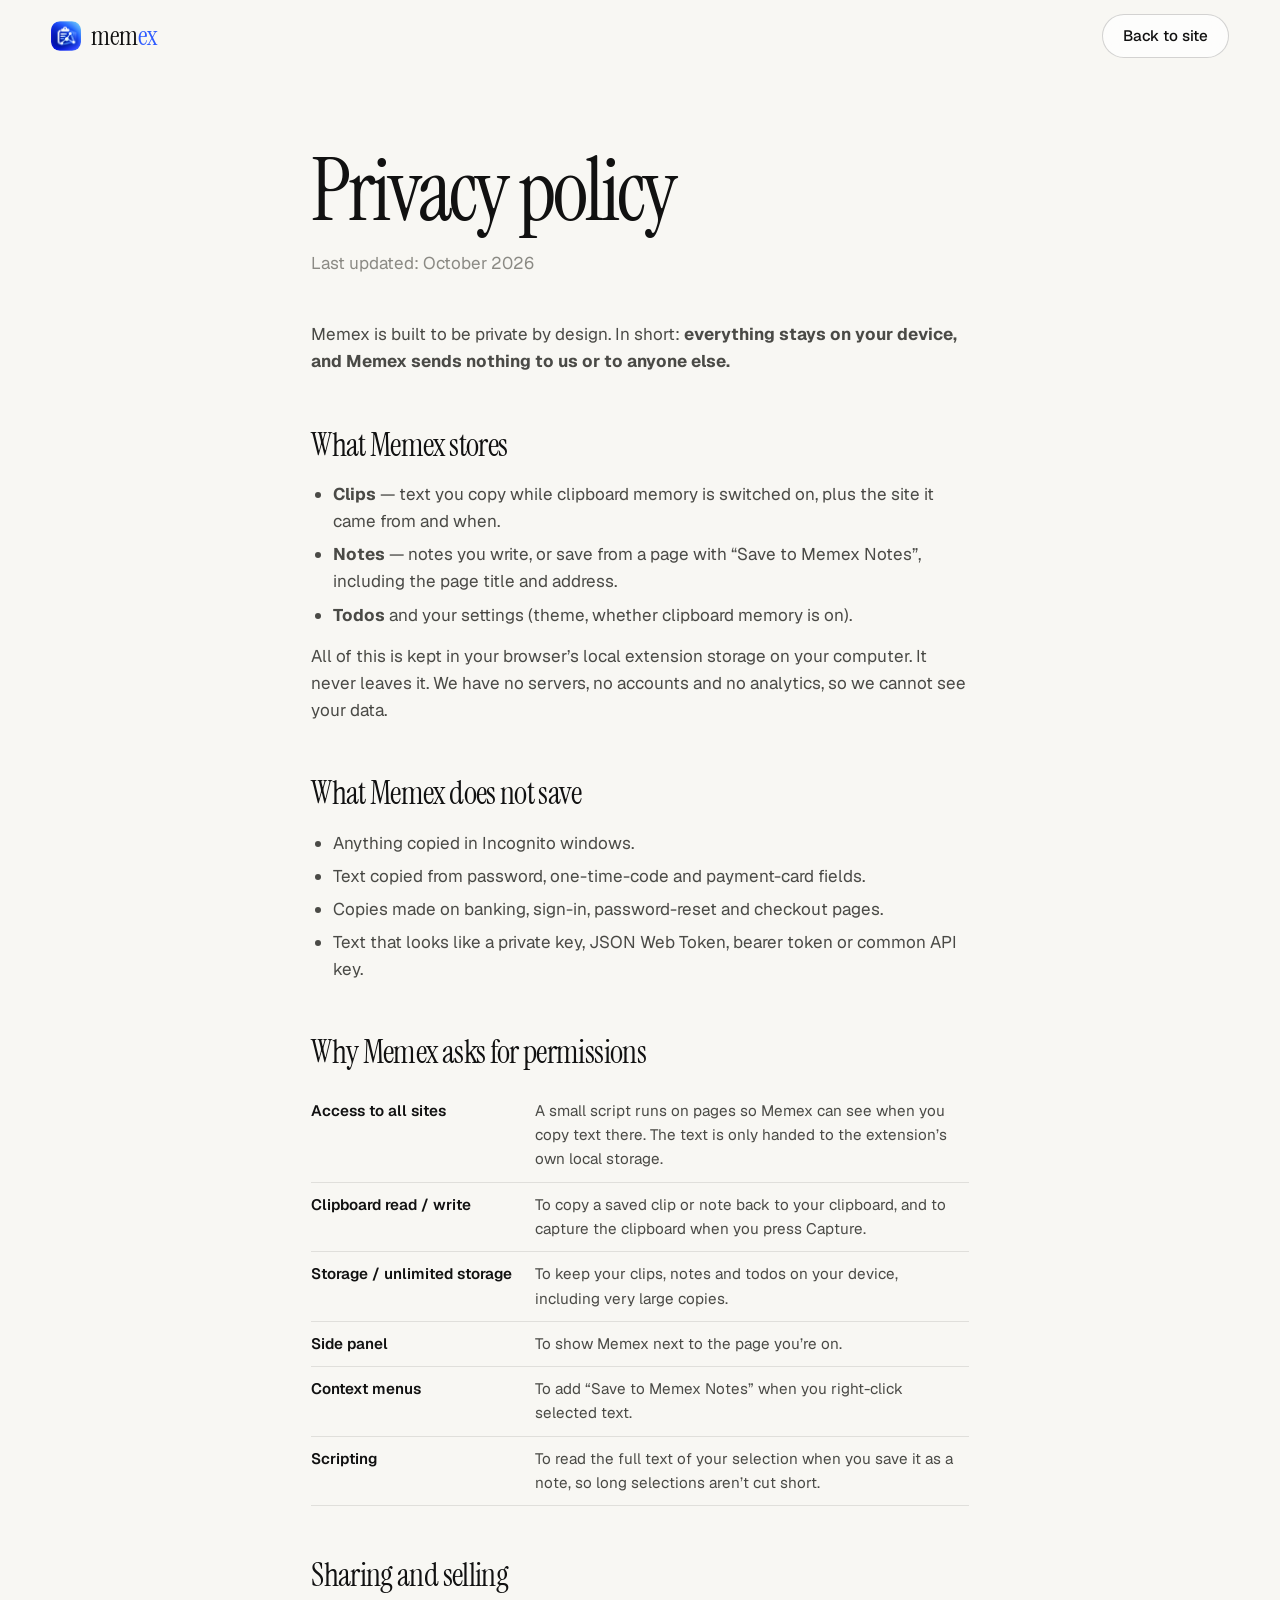
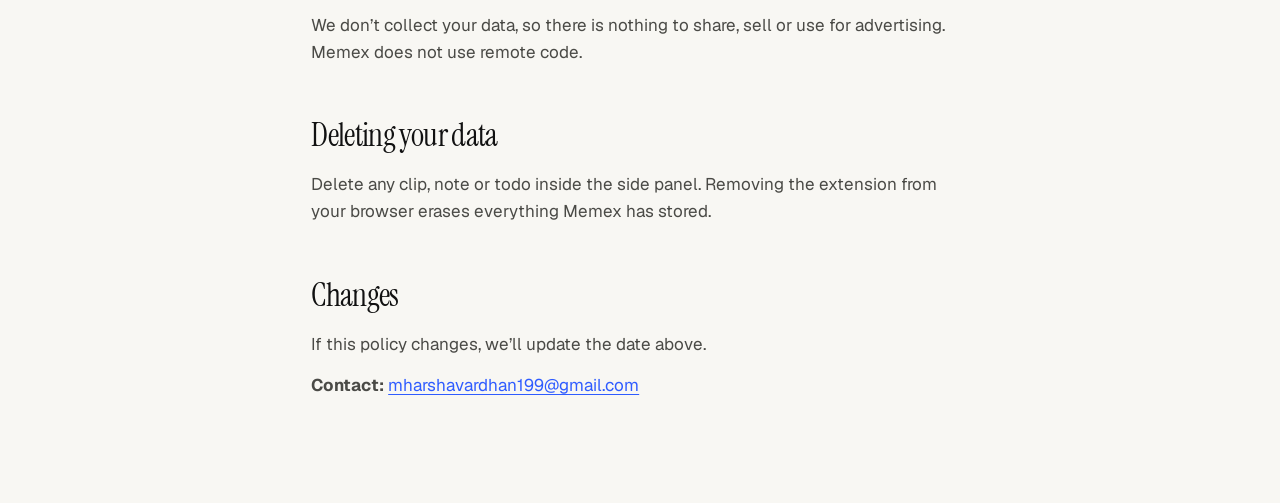
<file: privacy.html>
<!doctype html>
<html lang="en">
<head>
<meta charset="utf-8">
<meta name="viewport" content="width=device-width, initial-scale=1">
<title>Privacy policy — Memex</title>
<meta name="description" content="Memex stores everything locally on your device and sends nothing anywhere.">
<link rel="icon" type="image/png" href="assets/favicon-48.png">
<link rel="stylesheet" href="styles.css">
<style>
  .doc { max-width: 760px; margin: 0 auto; padding: 150px var(--gutter) 90px; }
  .doc h1 { font-family: var(--serif); font-weight: 400; font-size: clamp(3rem, 8vw, 5.4rem); line-height: .95; letter-spacing: -.035em; margin-bottom: 18px; }
  .doc .upd { color: var(--ink-3); margin-bottom: 44px; }
  .doc h2 { font-family: var(--serif); font-weight: 400; font-size: 2rem; letter-spacing: -.02em; margin: 44px 0 10px; }
  .doc p, .doc li { color: var(--ink-2); }
  .doc p { margin-bottom: 14px; }
  .doc ul { list-style: disc; padding-left: 22px; margin-bottom: 14px; } .doc li { margin: 6px 0; }
  .doc a { color: var(--blue); text-underline-offset: 3px; }
  .doc table { width: 100%; border-collapse: collapse; margin: 10px 0 20px; font-size: .95rem; }
  .doc th, .doc td { text-align: left; padding: 10px 12px 10px 0; border-bottom: 1px solid var(--line); vertical-align: top; }
  .doc th { font-weight: 600; color: var(--ink); width: 34%; }
  .doc td { color: var(--ink-2); }
  .top { position: fixed; z-index: 20; top: 14px; left: 0; right: 0; display: flex; justify-content: space-between; align-items: center; padding: 0 var(--gutter); }
</style>
</head>
<body>
<header class="top">
  <a class="brand" href="index.html"><img src="assets/icon-128.png" width="30" height="30" alt=""><span class="brand-word">mem<i>ex</i></span></a>
  <a class="btn btn-ghost" href="index.html"><span>Back to site</span></a>
</header>
<main class="doc">
  <h1>Privacy policy</h1>
  <p class="upd">Last updated: October 2026</p>

  <p>Memex is built to be private by design. In short: <strong>everything stays on your device, and Memex sends nothing to us or to anyone else.</strong></p>

  <h2>What Memex stores</h2>
  <ul>
    <li><b>Clips</b> — text you copy while clipboard memory is switched on, plus the site it came from and when.</li>
    <li><b>Notes</b> — notes you write, or save from a page with “Save to Memex Notes”, including the page title and address.</li>
    <li><b>Todos</b> and your settings (theme, whether clipboard memory is on).</li>
  </ul>
  <p>All of this is kept in your browser’s local extension storage on your computer. It never leaves it. We have no servers, no accounts and no analytics, so we cannot see your data.</p>

  <h2>What Memex does not save</h2>
  <ul>
    <li>Anything copied in Incognito windows.</li>
    <li>Text copied from password, one-time-code and payment-card fields.</li>
    <li>Copies made on banking, sign-in, password-reset and checkout pages.</li>
    <li>Text that looks like a private key, JSON Web Token, bearer token or common API key.</li>
  </ul>

  <h2>Why Memex asks for permissions</h2>
  <table>
    <tr><th>Access to all sites</th><td>A small script runs on pages so Memex can see when you copy text there. The text is only handed to the extension’s own local storage.</td></tr>
    <tr><th>Clipboard read / write</th><td>To copy a saved clip or note back to your clipboard, and to capture the clipboard when you press Capture.</td></tr>
    <tr><th>Storage / unlimited storage</th><td>To keep your clips, notes and todos on your device, including very large copies.</td></tr>
    <tr><th>Side panel</th><td>To show Memex next to the page you’re on.</td></tr>
    <tr><th>Context menus</th><td>To add “Save to Memex Notes” when you right-click selected text.</td></tr>
    <tr><th>Scripting</th><td>To read the full text of your selection when you save it as a note, so long selections aren’t cut short.</td></tr>
  </table>

  <h2>Sharing and selling</h2>
  <p>We don’t collect your data, so there is nothing to share, sell or use for advertising. Memex does not use remote code.</p>

  <h2>Deleting your data</h2>
  <p>Delete any clip, note or todo inside the side panel. Removing the extension from your browser erases everything Memex has stored.</p>

  <h2>Changes</h2>
  <p>If this policy changes, we’ll update the date above.</p>

  <p id="contactLine" hidden><b>Contact:</b> <a id="contactMail" href="#"></a></p>
</main>
<script>
  const CONFIG_EMAIL = "mharshavardhan199@gmail.com";  // ← optional: your support email
  if (CONFIG_EMAIL) { const l = document.getElementById("contactLine"); const a = document.getElementById("contactMail"); a.href = "mailto:" + CONFIG_EMAIL; a.textContent = CONFIG_EMAIL; l.hidden = false; }
</script>
</body>
</html>
</file>
<file: styles.css>
/* ═══════════════════════════════════════════════════════════
   Memex — launch site
   Type: Instrument Serif (display) · Geist (UI/body) · JetBrains Mono (code)
   ═══════════════════════════════════════════════════════════ */

@font-face { font-family: "Instrument Serif"; src: url("fonts/instrument-serif-latin-400-normal.woff2") format("woff2"); font-weight: 400; font-style: normal; font-display: swap; }
@font-face { font-family: "Instrument Serif"; src: url("fonts/instrument-serif-latin-400-italic.woff2") format("woff2"); font-weight: 400; font-style: italic; font-display: swap; }
@font-face { font-family: "Geist"; src: url("fonts/geist-latin-wght-normal.woff2") format("woff2"); font-weight: 100 900; font-style: normal; font-display: swap; }
@font-face { font-family: "JetBrains Mono"; src: url("fonts/jetbrains-mono-latin-wght-normal.woff2") format("woff2"); font-weight: 100 800; font-style: normal; font-display: swap; }

:root {
  --paper: #f8f7f3;
  --paper-2: #efede6;
  --white: #ffffff;
  --ink: #111111;
  --ink-2: #4a4a46;
  --ink-3: #8b8a84;
  --line: rgba(17, 17, 17, 0.1);
  --line-2: rgba(17, 17, 17, 0.18);
  --blue: #2f5cff;
  --blue-ink: #1f3fd1;
  --blue-wash: rgba(47, 92, 255, 0.1);
  --yellow: #f0c15b;
  --green: #4fb188;
  --pink: #e06c94;
  --serif: "Instrument Serif", "Iowan Old Style", "Palatino Linotype", Georgia, serif;
  --sans: "Geist", -apple-system, BlinkMacSystemFont, "Segoe UI", system-ui, sans-serif;
  --mono: "JetBrains Mono", "SF Mono", ui-monospace, "Cascadia Code", monospace;
  --ease: cubic-bezier(0.22, 1, 0.36, 1);
  --wrap: 1240px;
  --gutter: clamp(18px, 4vw, 56px);
}

*, *::before, *::after { box-sizing: border-box; }
html { scroll-behavior: smooth; -webkit-text-size-adjust: 100%; scroll-padding-top: 90px; }
body { margin: 0; background: var(--paper); color: var(--ink); font-family: var(--sans); font-size: 1.0625rem; line-height: 1.6; -webkit-font-smoothing: antialiased; text-rendering: optimizeLegibility; overflow-x: hidden; }
img, svg { display: block; max-width: 100%; }
a { color: inherit; }
h1, h2, h3, h4, h5, p, ul, ol, pre { margin: 0; }
ul, ol { padding: 0; list-style: none; }
button { font: inherit; color: inherit; cursor: pointer; }
:focus-visible { outline: 2px solid var(--blue); outline-offset: 3px; border-radius: 6px; }
::selection { background: var(--blue); color: #fff; }
kbd { font-family: var(--mono); font-size: 0.78em; background: var(--white); border: 1px solid var(--line-2); border-bottom-width: 2px; border-radius: 6px; padding: 1px 6px; color: var(--ink); white-space: nowrap; }
.skip { position: absolute; left: -999px; top: 8px; background: var(--ink); color: #fff; padding: 8px 14px; border-radius: 999px; z-index: 999; }
.skip:focus { left: 8px; }

/* ── Type ── */
.display { font-family: var(--serif); font-weight: 400; font-size: clamp(3.3rem, 10.2vw, 9.4rem); line-height: 0.9; letter-spacing: -0.04em; }
.display .it, .h2 em, .install-h .it { font-style: italic; }
.h2 { font-family: var(--serif); font-weight: 400; font-size: clamp(2.6rem, 6.4vw, 5.2rem); line-height: 0.96; letter-spacing: -0.035em; }
.h2 em { font-style: italic; }
.h3 { font-family: var(--serif); font-weight: 400; font-size: clamp(2rem, 3.6vw, 3rem); line-height: 1; letter-spacing: -0.025em; }
.h4 { font-family: var(--sans); font-weight: 600; font-size: 1.0625rem; letter-spacing: -0.01em; line-height: 1.35; }
.lede { font-size: clamp(1.05rem, 1.5vw, 1.25rem); color: var(--ink-2); line-height: 1.55; max-width: 36em; margin-inline: auto; text-wrap: balance; }

.line { display: block; overflow: hidden; padding: 0.04em 0.1em 0.16em; margin: 0 -0.1em -0.16em; }
.line > span { display: inline-block; will-change: transform; }

/* ── Buttons ── */
.btn { --h: 44px; display: inline-flex; align-items: center; justify-content: center; gap: 10px; height: var(--h); padding: 0 20px; border-radius: 999px; border: 1px solid transparent; font-weight: 500; font-size: 0.95rem; letter-spacing: -0.005em; text-decoration: none; white-space: nowrap; transition: transform 0.35s var(--ease), background 0.25s, color 0.25s, border-color 0.25s, box-shadow 0.35s; }
.btn svg { width: 16px; height: 16px; transition: transform 0.35s var(--ease); }
.btn:hover svg { transform: translateX(3px); }
.btn[href="#install"]:hover svg:only-of-type { transform: translate(2px, -2px); }
.btn-lg { --h: 58px; padding: 0 28px; font-size: 1.02rem; }
.btn-dark { background: var(--ink); color: #fff; box-shadow: 0 8px 24px rgba(17, 17, 17, 0.18); }
.btn-dark:hover { background: var(--blue); box-shadow: 0 12px 32px rgba(47, 92, 255, 0.32); }
.btn-ghost { background: rgba(255, 255, 255, 0.7); border-color: var(--line-2); backdrop-filter: blur(10px); }
.btn-ghost:hover { background: var(--white); border-color: var(--ink); }
.btn[hidden] { display: none; }
.play { width: 28px; height: 28px; border-radius: 50%; background: var(--ink); color: #fff; display: grid; place-items: center; }
.play svg { width: 11px; height: 11px; transform: translateX(1px); }
.btn:hover .play svg { transform: translateX(1px); }

/* ── Nav ── */
.nav { position: fixed; z-index: 50; top: 14px; left: 0; right: 0; display: grid; grid-template-columns: 1fr auto 1fr; align-items: center; padding: 0 var(--gutter); pointer-events: none; }
.nav > * { pointer-events: auto; }
.brand { display: inline-flex; align-items: center; gap: 10px; text-decoration: none; justify-self: start; }
.brand img { border-radius: 9px; }
.brand-word { font-family: var(--serif); font-size: 1.7rem; letter-spacing: -0.02em; line-height: 1; }
.brand-word i { font-style: normal; color: var(--blue); }
.nav-pill { display: flex; gap: 4px; padding: 6px; border-radius: 999px; background: rgba(255, 255, 255, 0.7); border: 1px solid var(--line); backdrop-filter: blur(16px) saturate(1.4); -webkit-backdrop-filter: blur(16px) saturate(1.4); transition: box-shadow 0.4s; }
.nav.scrolled .nav-pill { box-shadow: 0 10px 34px rgba(20, 20, 40, 0.08); }
.nav-pill a { text-decoration: none; font-size: 0.92rem; font-weight: 500; padding: 8px 16px; border-radius: 999px; color: var(--ink-2); transition: background 0.2s, color 0.2s; }
.nav-pill a:hover, .nav-pill a.active { background: var(--paper-2); color: var(--ink); }
.nav-right { justify-self: end; display: flex; align-items: center; gap: 10px; }
.menu-btn { display: none; width: 44px; height: 44px; border-radius: 50%; border: 1px solid var(--line-2); background: rgba(255, 255, 255, 0.8); position: relative; backdrop-filter: blur(10px); }
.menu-btn span { position: absolute; left: 14px; right: 14px; height: 1.6px; background: var(--ink); transition: transform 0.35s var(--ease); }
.menu-btn span:first-child { top: 18px; } .menu-btn span:last-child { top: 25px; }
.menu-btn[aria-expanded="true"] span:first-child { transform: translateY(3.5px) rotate(45deg); }
.menu-btn[aria-expanded="true"] span:last-child { transform: translateY(-3.5px) rotate(-45deg); }
.mobile-menu { position: fixed; inset: 0; z-index: 40; background: var(--paper); padding: 110px var(--gutter) 40px; display: flex; flex-direction: column; gap: 6px; }
.mobile-menu[hidden] { display: none; }
.mobile-menu a:not(.btn) { font-family: var(--serif); font-size: 2.8rem; letter-spacing: -0.03em; text-decoration: none; padding: 6px 0; border-bottom: 1px solid var(--line); }
.mobile-menu .btn { margin-top: 24px; --h: 56px; }

/* ── Hero ── */
.hero { position: relative; padding: 138px var(--gutter) 0; text-align: center; overflow: clip; }
.halo { position: absolute; left: 50%; top: 52%; width: min(1500px, 140vw); aspect-ratio: 1.6; transform: translate(-50%, -30%); background: radial-gradient(closest-side, rgba(47, 92, 255, 0.16), rgba(130, 110, 255, 0.07) 55%, transparent 75%); filter: blur(20px); pointer-events: none; z-index: 0; }
.hero-copy { position: relative; z-index: 3; max-width: 1100px; margin: 0 auto; }
.hero .display { margin-bottom: 26px; }
.hero .lede { margin-bottom: 34px; }
.cta-row { display: flex; flex-wrap: wrap; gap: 12px; justify-content: center; }

/* glass cards */
.glass { background: linear-gradient(180deg, rgba(255, 255, 255, 0.82), rgba(255, 255, 255, 0.55)); border: 1px solid rgba(255, 255, 255, 0.9); border-radius: 30px; box-shadow: 0 24px 60px rgba(30, 30, 70, 0.1), inset 0 1px 0 #fff; backdrop-filter: blur(22px) saturate(1.5); -webkit-backdrop-filter: blur(22px) saturate(1.5); }
.g-left, .g-right { position: absolute; z-index: 2; width: 236px; padding: 22px; text-align: left; will-change: transform; }
.g-left { left: clamp(12px, 4vw, 90px); top: 292px; transform: translate3d(0, var(--py, 0px), 0) rotate(-8deg); animation: bob-a 7s ease-in-out infinite; }
.g-right { right: clamp(12px, 4vw, 90px); top: 392px; transform: translate3d(0, var(--py, 0px), 0) rotate(7deg); animation: bob-b 8s ease-in-out infinite; }
@keyframes bob-a { 0%, 100% { translate: 0 0; } 50% { translate: 0 -10px; } }
@keyframes bob-b { 0%, 100% { translate: 0 0; } 50% { translate: 0 11px; } }
.g-ico { width: 40px; height: 40px; border-radius: 13px; display: grid; place-items: center; margin-bottom: 16px; }
.g-ico svg { width: 20px; height: 20px; fill: none; stroke: #fff; stroke-width: 2; stroke-linecap: round; stroke-linejoin: round; }
.g-ico-blue { background: linear-gradient(160deg, #6f8dff, var(--blue)); }
.g-title { font-weight: 600; font-size: 1rem; line-height: 1.3; letter-spacing: -0.015em; }
.g-sub { margin-top: 8px; font-size: 0.85rem; line-height: 1.4; color: var(--ink-3); }
.g-faces { display: flex; margin-bottom: 16px; }
.g-faces span { width: 34px; height: 34px; border-radius: 50%; background: var(--c); color: #fff; display: grid; place-items: center; font-weight: 600; font-size: 0.8rem; border: 2px solid #fff; margin-left: -8px; }
.g-faces span:first-child { margin-left: 0; }
.g-faces .plus { background: #fff; color: var(--ink); }

.badge { position: absolute; z-index: 2; right: clamp(16px, 6vw, 120px); top: 176px; width: 118px; height: 118px; }
.badge-ring { transform-origin: 60px 60px; animation: spin 22s linear infinite; }
.badge text { font-family: var(--sans); font-size: 9.4px; font-weight: 500; letter-spacing: 0.9px; text-transform: uppercase; fill: var(--ink); }
.badge-star { fill: var(--ink); }
@keyframes spin { to { transform: rotate(360deg); } }

.hero-foot-l, .hero-foot-r { position: absolute; z-index: 2; text-align: left; font-size: 0.92rem; color: var(--ink-3); line-height: 1.35; }
.hero-foot-l { left: clamp(18px, 4vw, 90px); bottom: 26px; }
.hero-foot-r { right: clamp(18px, 4vw, 90px); bottom: 26px; display: flex; flex-direction: column; align-items: flex-start; gap: 10px; }
.hero-foot-r svg { width: 22px; height: 22px; fill: var(--ink); }
.hero-foot-r p { display: flex; align-items: center; gap: 12px; }
.rule { display: inline-block; width: 28px; height: 1px; background: var(--line-2); }
.hero-foot-l .rule { display: block; margin-bottom: 12px; }

/* demo stage */
.stage { position: relative; z-index: 1; width: min(1080px, 100%); margin: 70px auto 0; }
.orbit { position: absolute; z-index: 4; display: flex; align-items: center; gap: 12px; padding: 12px 20px 12px 14px; border-radius: 22px; text-align: left; will-change: transform; }
.orbit b { display: block; font-size: 0.95rem; letter-spacing: -0.01em; line-height: 1.2; }
.orbit small { font-size: 0.78rem; color: var(--ink-3); }
.orbit .dot { width: 34px; height: 34px; border-radius: 11px; flex: none; }
.dot.y { background: linear-gradient(160deg, #f6d98e, var(--yellow)); }
.dot.g { background: linear-gradient(160deg, #7fd1ab, var(--green)); }
.dot.p { background: linear-gradient(160deg, #f09bb8, var(--pink)); }
.o1 { left: -84px; top: 200px; transform: translate3d(0, var(--py, 0px), 0) rotate(-7deg); animation: bob-a 6s ease-in-out infinite; }
.o2 { right: -64px; top: -34px; transform: translate3d(0, var(--py, 0px), 0) rotate(6deg); animation: bob-b 7s ease-in-out infinite; }
.o3 { left: -70px; bottom: 74px; transform: translate3d(0, var(--py, 0px), 0) rotate(5deg); animation: bob-b 8s ease-in-out infinite; }

.browser { position: relative; background: var(--white); border-radius: 22px; border: 1px solid var(--line); box-shadow: 0 50px 120px -20px rgba(30, 40, 110, 0.28), 0 0 0 8px rgba(255, 255, 255, 0.55); overflow: hidden; text-align: left; }
.bar { display: flex; align-items: center; gap: 14px; height: 46px; padding: 0 16px; border-bottom: 1px solid var(--line); background: #fbfaf7; }
.tl { display: flex; gap: 7px; } .tl i { width: 11px; height: 11px; border-radius: 50%; background: #e3e1da; }
.url { flex: 1; max-width: 520px; margin-inline: auto; display: flex; align-items: center; gap: 8px; height: 28px; padding: 0 14px; border-radius: 999px; background: var(--paper-2); font-size: 0.78rem; color: var(--ink-2); overflow: hidden; white-space: nowrap; text-overflow: ellipsis; }
.url svg { width: 12px; height: 12px; flex: none; color: var(--ink-3); }
.bar-spacer { width: 54px; }
.browser-body { position: relative; display: grid; grid-template-columns: minmax(0, 1fr) 348px; height: 480px; }

.page { position: relative; padding: 18px 20px; min-width: 0; overflow: hidden; background: var(--white); }
.file-head { display: flex; align-items: center; gap: 12px; padding: 10px 12px; border: 1px solid var(--line); border-radius: 12px 12px 0 0; background: #fbfaf7; }
.fname { font-weight: 600; font-size: 0.85rem; }
.fmeta { font-size: 0.78rem; color: var(--ink-3); flex: 1; white-space: nowrap; overflow: hidden; text-overflow: ellipsis; }
.copy-btn { display: inline-flex; align-items: center; gap: 6px; height: 30px; padding: 0 12px; border-radius: 8px; border: 1px solid var(--line-2); background: var(--white); font-size: 0.8rem; font-weight: 600; transition: background 0.2s, border-color 0.2s, color 0.2s, transform 0.2s; }
.copy-btn svg { width: 13px; height: 13px; fill: none; stroke: currentColor; stroke-width: 2; }
.copy-btn:hover { border-color: var(--ink); }
.copy-btn:active, .copy-btn.press { transform: scale(0.94); }
.copy-btn.done { background: #e6f6ee; color: #1e7a4f; border-color: transparent; }
.code { margin: 0; padding: 14px 0; border: 1px solid var(--line); border-top: none; border-radius: 0 0 12px 12px; font-family: var(--mono); font-size: 12px; line-height: 1.75; overflow: hidden; height: 372px; color: #24292f; white-space: pre; }
.code code { display: block; font: inherit; }
.ln { display: inline-block; width: 38px; padding-right: 14px; text-align: right; color: #b4b2aa; user-select: none; }
.code .k { color: #cf222e; } .code .s { color: #0a3069; } .code .c { color: #8c959f; font-style: italic; } .code .f { color: #6639ba; } .code .n { color: #0550ae; }
.code-fade { position: absolute; left: 20px; right: 20px; bottom: 18px; height: 70px; background: linear-gradient(transparent, #fff 85%); border-radius: 0 0 12px 12px; pointer-events: none; }

/* Memex panel (mirrors the real extension) */
.panel { position: relative; background: #f7f6f2; border-left: 1px solid var(--line); display: flex; flex-direction: column; min-width: 0; overflow: hidden; font-size: 13px; }
.p-head { padding: 14px 14px 0; } .p-logo { display: flex; align-items: center; gap: 8px; font-family: var(--serif); font-size: 1.35rem; line-height: 1; } .p-logo img { border-radius: 6px; } .p-logo i { font-style: normal; color: var(--blue); }
.p-tabs { display: flex; gap: 4px; margin: 10px 14px 0; padding-bottom: 10px; border-bottom: 1px solid var(--line); }
.p-tab { flex: 1; display: flex; align-items: center; justify-content: center; gap: 6px; padding: 7px 4px; border-radius: 9px; border: 1px solid transparent; background: transparent; color: var(--ink-2); font-size: 12px; font-weight: 600; transition: background 0.2s, border-color 0.2s, color 0.2s; }
.p-tab svg { width: 13px; height: 13px; fill: none; stroke: currentColor; stroke-width: 1.9; }
.p-tab:hover { border-color: var(--line); color: var(--ink); }
.p-tab.active { background: #fff; border-color: var(--line); color: var(--ink); }
.p-chips { display: flex; gap: 6px; padding: 9px 14px; border-bottom: 1px solid var(--line); }
.chip { display: inline-flex; align-items: center; gap: 6px; padding: 3px 9px; border-radius: 999px; border: 1px solid var(--line); background: #fff; font-size: 10.5px; font-weight: 600; color: var(--ink-3); }
.chip.on { color: #238a5a; border-color: #238a5a; background: rgba(35, 138, 90, 0.1); } .chip i { width: 6px; height: 6px; border-radius: 50%; background: currentColor; }
.p-view { display: none; flex: 1; min-height: 0; flex-direction: column; } .p-view.active { display: flex; }
.p-scroll { position: relative; flex: 1; overflow-y: auto; padding: 10px 14px 16px; scrollbar-width: thin; }
.p-label { font-size: 10.5px; font-weight: 600; letter-spacing: 0.05em; text-transform: uppercase; color: var(--ink-3); padding: 4px 0 7px; }
.pc, .pn, .pr { background: #fff; border: 1px solid var(--line); border-radius: 12px; padding: 11px 12px; margin-bottom: 9px; transition: border-color 0.2s, box-shadow 0.2s; }
.pc-text { font-family: var(--mono); font-size: 11.5px; line-height: 1.55; color: var(--ink); overflow-wrap: anywhere; white-space: pre-wrap; user-select: text; }
.pc-text.link { font-family: var(--sans); color: var(--blue); text-decoration: underline; font-size: 12px; }
.pc-text:not(.mono):not(.link):not(.code-text) { font-family: var(--mono); }
.pc-foot { display: flex; align-items: center; gap: 7px; margin-top: 9px; flex-wrap: wrap; }
.grow { flex: 1; }
.pill { padding: 2px 8px; border-radius: 99px; border: 1px solid var(--line); background: #f4f3ee; font-size: 10px; color: var(--ink-2); }
.tm { font-size: 10.5px; color: var(--ink-3); }
.cb { height: 26px; padding: 0 10px; border-radius: 7px; border: 1px solid transparent; font-size: 11px; font-weight: 600; background: rgba(47, 92, 255, 0.12); color: var(--blue); transition: background 0.2s, color 0.2s; }
.cb:hover { background: var(--blue); color: #fff; }
.cb.ok { background: #e6f6ee; color: #1e7a4f; }
.cb.go { width: 28px; padding: 0; display: inline-grid; place-items: center; background: transparent; color: var(--ink-3); }
.cb.go:hover { background: #f1efe9; color: var(--blue); } .cb.go svg { width: 13px; height: 13px; fill: none; stroke: currentColor; stroke-width: 2; }
.pc.new { animation: clip-in 0.7s var(--ease) both; border-color: var(--blue); box-shadow: 0 0 0 3px var(--blue-wash); }
@keyframes clip-in { from { opacity: 0; transform: translateY(-16px) scale(0.97); } to { opacity: 1; transform: none; } }
.pc-meta { font-size: 10.5px; color: var(--ink-3); }
.pc-badge { font-size: 10px; font-weight: 700; letter-spacing: 0.04em; text-transform: uppercase; color: var(--blue); }
.pc-expand { border: none; background: none; padding: 4px 0 0; color: var(--blue); font-size: 11px; font-weight: 600; }
.flash { animation: flash 2.2s ease-out; }
@keyframes flash { 0%, 35% { box-shadow: 0 0 0 3px var(--blue), 0 8px 24px var(--blue-wash); border-color: var(--blue); } 100% { box-shadow: none; } }

.pn h3 { font-family: var(--serif); font-weight: 400; font-size: 1.35rem; line-height: 1.1; margin-bottom: 8px; }
.pn h4 { font-family: var(--serif); font-weight: 400; font-size: 1.1rem; padding-bottom: 3px; border-bottom: 1px solid var(--line); margin-bottom: 6px; }
.pn ul, .vn-card ul { margin: 0 0 8px; padding-left: 0; }
.pn li, .vn-card li { position: relative; padding-left: 22px; margin: 3px 0; font-size: 12.5px; }
.pn li::before, .vn-card li::before { content: ""; position: absolute; left: 0; top: 3px; width: 12px; height: 12px; border: 1.5px solid var(--line-2); border-radius: 4px; background: #fff; }
.pn li.done, .vn-card li.done { color: var(--ink-3); text-decoration: line-through; }
.pn li.done::before, .vn-card li.done::before { background: var(--blue); border-color: var(--blue); box-shadow: inset 0 0 0 2px #fff; }
.pn pre, .vn-card pre { background: #f4f3ee; border: 1px solid var(--line); border-radius: 8px; padding: 8px 10px; font-family: var(--mono); font-size: 11px; overflow: auto; }

.p-search { position: relative; margin: 10px 14px 0; }
.p-search svg { position: absolute; left: 10px; top: 50%; width: 14px; height: 14px; transform: translateY(-50%); fill: none; stroke: var(--ink-3); stroke-width: 2; }
.p-search input { width: 100%; height: 36px; border-radius: 9px; border: 1px solid var(--line); background: #fff; padding: 0 12px 0 32px; font: inherit; font-size: 13px; color: var(--ink); outline: none; }
.p-search input:focus { border-color: var(--blue); }
.pr { cursor: pointer; }
.pr:hover { border-color: var(--blue); }
.pr-text { font-size: 12px; line-height: 1.5; color: var(--ink); overflow-wrap: anywhere; }
.pr-title { font-family: var(--serif); font-size: 1.05rem; margin-bottom: 2px; }
.pr mark, .vs-res mark { background: rgba(255, 213, 0, 0.5); color: inherit; border-radius: 3px; padding: 0 1px; }
.p-hints { display: flex; flex-wrap: wrap; gap: 6px; padding: 4px 0; }
.p-hints p { width: 100%; color: var(--ink-3); font-size: 12px; margin-bottom: 4px; }
.p-hints button { border: 1px solid var(--line-2); background: #fff; border-radius: 999px; padding: 4px 11px; font-size: 12px; font-weight: 500; transition: border-color 0.2s, color 0.2s; }
.p-hints button:hover { border-color: var(--blue); color: var(--blue); }
.p-toast { position: absolute; left: 50%; bottom: 14px; transform: translate(-50%, 14px); background: var(--ink); color: #fff; font-size: 11.5px; font-weight: 600; padding: 6px 14px; border-radius: 999px; opacity: 0; pointer-events: none; transition: opacity 0.2s, transform 0.3s var(--ease); white-space: nowrap; }
.p-toast.show { opacity: 1; transform: translate(-50%, 0); }

.fake-cursor { position: absolute; z-index: 6; left: 0; top: 0; width: 26px; height: 26px; pointer-events: none; opacity: 0; transition: transform 1s var(--ease), opacity 0.4s; filter: drop-shadow(0 3px 6px rgba(0, 0, 0, 0.25)); }
.fake-cursor.show { opacity: 1; }
.fake-cursor.click { animation: cursor-click 0.4s; }
@keyframes cursor-click { 50% { scale: 0.82; } }
.demo-hint { margin-top: 22px; font-size: 0.92rem; color: var(--ink-3); }
.demo-hint b { color: var(--ink); font-weight: 600; }

/* ── Statement ── */
.statement { max-width: var(--wrap); margin: 0 auto; padding: clamp(110px, 16vw, 220px) var(--gutter) clamp(60px, 8vw, 110px); }
.statement-text { max-width: 1060px; margin: 0; font-family: var(--serif); font-size: clamp(2.2rem, 5.6vw, 4.8rem); line-height: 1.05; letter-spacing: -0.03em; text-wrap: balance; }
.statement-text .w { opacity: 0.14; transition: opacity 0.35s; }
.statement-text .w.on { opacity: 1; }
.statement-text .w.em { font-style: italic; }

/* ── Sections ── */
.features, .how, .faq { max-width: var(--wrap); margin: 0 auto; padding: clamp(70px, 9vw, 130px) var(--gutter); }
.sec-head { margin-bottom: clamp(40px, 6vw, 80px); }
.sec-sub { margin-top: 20px; max-width: 30em; color: var(--ink-2); font-size: 1.15rem; line-height: 1.55; }

.feat { display: grid; grid-template-columns: minmax(0, 5fr) minmax(0, 6fr); gap: clamp(32px, 6vw, 96px); align-items: center; padding: clamp(40px, 6vw, 84px) 0; border-top: 1px solid var(--line); }
.feat.flip .feat-copy { order: 2; }
.feat-copy p { margin: 18px 0 22px; color: var(--ink-2); max-width: 30em; }
.ticks li { position: relative; padding-left: 28px; margin: 9px 0; font-size: 0.98rem; }
.ticks li::before { content: ""; position: absolute; left: 0; top: 0.36em; width: 16px; height: 16px; border-radius: 50%; background: var(--blue) url("data:image/svg+xml,%3Csvg xmlns='http://www.w3.org/2000/svg' viewBox='0 0 16 16'%3E%3Cpath d='M4.5 8.3l2.3 2.3 4.7-4.9' fill='none' stroke='white' stroke-width='1.8' stroke-linecap='round' stroke-linejoin='round'/%3E%3C/svg%3E") center / 100% no-repeat; }
.feat-visual { background: var(--paper-2); border-radius: 36px; padding: clamp(18px, 3.4vw, 44px); min-height: 380px; display: flex; flex-direction: column; justify-content: center; gap: 12px; position: relative; overflow: hidden; }
.feat-visual::before { content: ""; position: absolute; inset: -20% -10% auto auto; width: 70%; aspect-ratio: 1; background: radial-gradient(closest-side, var(--blue-wash), transparent); pointer-events: none; }

.vc-card, .vn-card, .vs-res, .vs-input { position: relative; background: #fff; border: 1px solid var(--line); border-radius: 18px; padding: 18px; box-shadow: 0 20px 50px rgba(30, 30, 70, 0.08); }
.vc-top { display: flex; justify-content: space-between; align-items: center; margin-bottom: 12px; }
.vc-badge { font-size: 11px; font-weight: 700; letter-spacing: 0.04em; text-transform: uppercase; color: var(--blue); }
.vc-meta { font-size: 12px; color: var(--ink-3); }
.vc-code { background: #f4f3ee; border: 1px solid var(--line); border-radius: 10px; padding: 12px 14px; font-family: var(--mono); font-size: 12px; line-height: 1.7; overflow: auto; }
.vc-code .k { color: #cf222e; } .vc-code .f { color: #6639ba; } .vc-code .c { color: #8c959f; font-style: italic; }
.vc-stats { display: grid; grid-template-columns: repeat(3, 1fr); gap: 10px; margin-top: 16px; }
.vc-stats b { display: block; font-family: var(--serif); font-weight: 400; font-size: clamp(1.7rem, 3vw, 2.4rem); line-height: 1; letter-spacing: -0.03em; font-variant-numeric: tabular-nums; }
.vc-stats span { font-size: 12px; color: var(--ink-3); }
.vc-bar { height: 6px; border-radius: 99px; background: var(--paper-2); margin-top: 16px; overflow: hidden; }
.vc-bar i { display: block; height: 100%; width: 0; background: var(--blue); border-radius: inherit; transition: width 1.6s var(--ease) 0.3s; }
.in .vc-bar i { width: 100%; }

.vn-tool { display: flex; flex-wrap: wrap; gap: 5px; align-items: center; margin-bottom: 14px; }
.vn-tool b, .vn-tool i { min-width: 28px; height: 26px; padding: 0 7px; display: grid; place-items: center; border: 1px solid var(--line); border-radius: 6px; font: 600 11.5px var(--sans); color: var(--ink-2); background: #fff; }
.vn-tool span { width: 1px; height: 16px; background: var(--line-2); margin: 0 2px; }
.vn-card h4 { font-family: var(--serif); font-weight: 400; font-size: 1.9rem; line-height: 1.05; letter-spacing: -0.02em; margin-bottom: 10px; }
.vn-card h5 { font-family: var(--serif); font-weight: 400; font-size: 1.3rem; padding-bottom: 4px; border-bottom: 1px solid var(--line); margin-bottom: 8px; }
.vn-card { background: #fff8e8; border-left: 4px solid rgba(199, 116, 0, 0.4); }
.vn-card li { font-size: 14px; }
.vn-actions { display: flex; justify-content: space-between; align-items: center; margin-top: 14px; }
.vn-pill { padding: 3px 10px; border-radius: 99px; background: rgba(255, 255, 255, 0.8); border: 1px solid var(--line); font-size: 12px; color: var(--ink-2); }
.vn-copy { padding: 5px 12px; border-radius: 8px; background: var(--blue-wash); color: var(--blue); font-size: 12px; font-weight: 600; }

.vs-input { display: flex; align-items: center; gap: 10px; padding: 12px 16px; border-radius: 14px; border-color: var(--blue); box-shadow: 0 0 0 4px var(--blue-wash); }
.vs-input svg { width: 16px; height: 16px; fill: none; stroke: var(--ink-3); stroke-width: 2; }
.vs-input span { font-size: 15px; }
.caret { width: 1.5px; height: 18px; background: var(--blue); animation: blink 1s steps(1) infinite; }
@keyframes blink { 50% { opacity: 0; } }
.vs-text { font-size: 14px; line-height: 1.55; overflow-wrap: anywhere; }
.vs-foot { display: flex; justify-content: space-between; align-items: center; gap: 8px; margin-top: 12px; font-size: 12px; color: var(--ink-3); flex-wrap: wrap; }
.vs-btns { display: flex; gap: 6px; align-items: center; }
.vs-copy { padding: 5px 12px; border-radius: 8px; background: var(--blue-wash); color: var(--blue); font-size: 12px; font-weight: 600; }
.vs-go { width: 28px; height: 28px; border-radius: 8px; display: grid; place-items: center; color: var(--ink-2); }
.vs-go svg { width: 14px; height: 14px; fill: none; stroke: currentColor; stroke-width: 2; }
.vs-res.faint { opacity: 0.55; transform: scale(0.97); }

.mini-row { display: grid; grid-template-columns: repeat(3, minmax(0, 1fr)); gap: 0; border-top: 1px solid var(--line); }
.mini { padding: 34px 32px 10px 0; } .mini + .mini { padding-left: 32px; border-left: 1px solid var(--line); }
.mini p { margin-top: 8px; color: var(--ink-2); font-size: 0.98rem; }

/* ── How ── */
.steps { display: grid; grid-template-columns: repeat(3, minmax(0, 1fr)); gap: clamp(20px, 4vw, 56px); }
.steps li { border-top: 1px solid var(--ink); padding-top: 22px; }
.step-n { display: block; font-family: var(--serif); font-style: italic; font-size: clamp(4rem, 8vw, 7rem); line-height: 0.9; letter-spacing: -0.04em; margin-bottom: 20px; color: var(--blue); }
.steps p { margin-top: 8px; color: var(--ink-2); max-width: 24em; }

/* ── Privacy ── */
.privacy { padding: clamp(40px, 6vw, 90px) var(--gutter); }
.privacy-card { max-width: var(--wrap); margin: 0 auto; background: var(--ink); color: var(--paper); border-radius: clamp(28px, 4vw, 48px); padding: clamp(28px, 5vw, 72px); position: relative; overflow: hidden; }
.privacy-card::after { content: ""; position: absolute; right: -10%; top: -40%; width: 60%; aspect-ratio: 1; background: radial-gradient(closest-side, rgba(47, 92, 255, 0.45), transparent); pointer-events: none; }
.priv-big { display: flex; align-items: flex-end; gap: clamp(18px, 4vw, 56px); flex-wrap: wrap; padding-bottom: clamp(28px, 4vw, 56px); border-bottom: 1px solid rgba(255, 255, 255, 0.16); position: relative; z-index: 1; }
.priv-zero { font-family: var(--serif); font-style: italic; font-size: clamp(8rem, 22vw, 18rem); line-height: 0.74; letter-spacing: -0.06em; }
.priv-big p { font-family: var(--serif); font-size: clamp(1.7rem, 3.2vw, 2.8rem); line-height: 1.1; letter-spacing: -0.02em; max-width: 16em; padding-bottom: 0.4em; }
.priv-cols { display: grid; grid-template-columns: repeat(3, minmax(0, 1fr)); gap: clamp(24px, 4vw, 56px); padding-top: clamp(28px, 4vw, 48px); position: relative; z-index: 1; }
.priv-cols .h4 { margin-bottom: 14px; color: #fff; }
.plain li { padding: 9px 0; border-top: 1px solid rgba(255, 255, 255, 0.12); font-size: 0.95rem; color: rgba(248, 247, 243, 0.78); }
.plain b { color: #fff; font-weight: 600; }

/* ── FAQ ── */
.faq-list { max-width: 860px; border-top: 1px solid var(--ink); }
.faq details { border-bottom: 1px solid var(--line-2); }
.faq summary { list-style: none; cursor: pointer; display: flex; align-items: center; justify-content: space-between; gap: 20px; padding: 24px 0; font-family: var(--serif); font-size: clamp(1.45rem, 2.6vw, 2rem); line-height: 1.15; letter-spacing: -0.02em; }
.faq summary::-webkit-details-marker { display: none; }
.faq summary i { position: relative; width: 36px; height: 36px; flex: none; border-radius: 50%; border: 1px solid var(--line-2); transition: background 0.25s, border-color 0.25s, transform 0.4s var(--ease); }
.faq summary i::before, .faq summary i::after { content: ""; position: absolute; left: 50%; top: 50%; width: 12px; height: 1.6px; background: var(--ink); transform: translate(-50%, -50%); transition: transform 0.4s var(--ease), background 0.25s; }
.faq summary i::after { transform: translate(-50%, -50%) rotate(90deg); }
.faq details[open] summary i { background: var(--ink); border-color: var(--ink); }
.faq details[open] summary i::before, .faq details[open] summary i::after { background: #fff; }
.faq details[open] summary i::after { transform: translate(-50%, -50%) rotate(0); }
.faq details p { padding: 0 60px 26px 0; color: var(--ink-2); max-width: 42em; animation: open 0.5s var(--ease); }
@keyframes open { from { opacity: 0; transform: translateY(-6px); } }
.faq p a { color: var(--blue); text-underline-offset: 3px; }

/* ── Install ── */
.install { position: relative; text-align: center; padding: clamp(90px, 12vw, 180px) var(--gutter); overflow: clip; }
.install > *:not(.halo) { position: relative; z-index: 1; }
.install .halo-2 { position: absolute; z-index: 0; top: 50%; transform: translate(-50%, -50%); }
.install-h { margin-bottom: 26px; }
.install .lede { margin-bottom: 34px; }

/* ── Footer ── */
.footer { border-top: 1px solid var(--line); padding: 36px var(--gutter) 44px; max-width: var(--wrap); margin: 0 auto; }
.foot-row { display: flex; justify-content: space-between; align-items: center; gap: 20px; flex-wrap: wrap; }
.foot-links { display: flex; gap: 26px; flex-wrap: wrap; }
.foot-links a { text-decoration: none; color: var(--ink-2); font-size: 0.95rem; } .foot-links a:hover { color: var(--ink); text-decoration: underline; text-underline-offset: 4px; }
.foot-links a[hidden] { display: none; }
.foot-note { margin-top: 24px; color: var(--ink-3); font-size: 0.88rem; }

/* ── Motion: intro + reveals ── */
.js .hero .line > span { transform: translateY(112%); transition: transform 1.15s var(--ease); }
.js .hero .line:nth-child(2) > span { transition-delay: 0.12s; }
.js .install .line > span { transform: translateY(112%); transition: transform 1.15s var(--ease); }
.js .install .line:nth-child(2) > span { transition-delay: 0.12s; }
.js .ready .line > span, .js .install.in .line > span { transform: none; }
.js [data-hero-fade] { opacity: 0; transform: translateY(14px); transition: opacity 0.9s var(--ease) 0.5s, transform 0.9s var(--ease) 0.5s; }
.js .ready [data-hero-fade] { opacity: 1; transform: none; }
.js .glass.g-left, .js .glass.g-right, .js .badge, .js .orbit { opacity: 0; transition: opacity 1s var(--ease) 0.7s; }
.js .ready .glass.g-left, .js .ready .glass.g-right, .js .ready .badge, .js .ready .orbit { opacity: 1; }
.js .stage .browser { opacity: 0; transform: translateY(60px) scale(0.97); transition: opacity 1.1s var(--ease) 0.55s, transform 1.3s var(--ease) 0.55s; }
.js .ready .stage .browser { opacity: 1; transform: none; }
.js [data-reveal] { opacity: 0; transform: translateY(22px); transition: opacity 0.9s var(--ease), transform 0.9s var(--ease); }
.js [data-reveal].in { opacity: 1; transform: none; }
.steps li[data-reveal]:nth-child(2) { transition-delay: 0.1s; } .steps li[data-reveal]:nth-child(3) { transition-delay: 0.2s; }

@media (prefers-reduced-motion: reduce) {
  html { scroll-behavior: auto; }
  *, *::before, *::after { animation: none !important; transition-duration: 0.01ms !important; transition-delay: 0s !important; }
  .js .hero .line > span, .js .install .line > span, .js [data-hero-fade], .js [data-reveal], .js .stage .browser, .js .glass, .js .badge, .js .orbit { opacity: 1 !important; transform: none; }
  .statement-text .w { opacity: 1; }
}

/* ── Responsive ── */
@media (max-width: 1240px) {
  .hero-foot-l, .hero-foot-r { display: none; }
  .o1 { left: -20px; } .o2 { right: -20px; } .o3 { left: -10px; }
}
@media (max-width: 1100px) {
  .g-left { left: 2vw; width: 210px; top: 330px; } .g-right { right: 2vw; width: 210px; top: 430px; }
}
@media (max-width: 1000px) {
  .g-left, .g-right { display: none; }
  .badge { top: 120px; right: 18px; width: 84px; height: 84px; }
  .nav { grid-template-columns: 1fr auto; }
  .nav-pill { display: none; }
  .nav-right .btn { display: none; }
  .menu-btn { display: block; }
  .browser-body { grid-template-columns: minmax(0, 1fr) 320px; }
  .o1, .o2, .o3 { display: none; }
  .feat { grid-template-columns: 1fr; }
  .feat.flip .feat-copy { order: 0; }
  .priv-cols { grid-template-columns: 1fr; }
  .steps { grid-template-columns: 1fr; gap: 36px; }
  .mini-row { grid-template-columns: 1fr; }
  .mini, .mini + .mini { padding: 26px 0; border-left: none; } .mini + .mini { border-top: 1px solid var(--line); }
}
@media (max-width: 760px) {
  .hero { padding-top: 112px; }
  .badge { display: none; }
  .hero .display { font-size: clamp(3.2rem, 15vw, 5.4rem); }
  .btn-lg { --h: 54px; padding: 0 22px; width: 100%; }
  .cta-row { flex-direction: column; align-items: stretch; max-width: 380px; margin-inline: auto; }
  .stage { margin-top: 44px; }
  .browser { border-radius: 18px; box-shadow: 0 30px 70px -20px rgba(30, 40, 110, 0.3), 0 0 0 5px rgba(255, 255, 255, 0.55); }
  .browser-body { grid-template-columns: 1fr; height: auto; }
  .page { height: 240px; padding: 12px; }
  .code { height: 176px; font-size: 11px; }
  .code-fade { left: 12px; right: 12px; bottom: 12px; }
  .panel { border-left: none; border-top: 1px solid var(--line); height: 470px; }
  .bar-spacer { display: none; }
  .url { font-size: 0.7rem; }
  .fmeta { display: none; } .fname { flex: 1; }
  .vc-stats { gap: 6px; }
  .feat-visual { border-radius: 28px; min-height: 0; }
  .faq details p { padding-right: 0; }
  .faq summary i { width: 32px; height: 32px; }
  .privacy-card { border-radius: 30px; }
  .priv-zero { font-size: 9rem; }
  .foot-row { flex-direction: column; align-items: flex-start; }
}
@media (max-width: 380px) {
  .nav { top: 10px; }
  .brand-word { font-size: 1.5rem; }
  .vn-card h4 { font-size: 1.5rem; }
  .vc-stats b { font-size: 1.5rem; }
}
@media (hover: none) { .magnetic { transform: none !important; } }

/* Store buttons (browser-aware) */
.store-group { display: inline-flex; gap: 10px; flex-wrap: wrap; align-items: center; }
.store-group [hidden] { display: none !important; }
.btn.is-soon { opacity: .55; cursor: default; box-shadow: none; pointer-events: none; }
.store-group.store-mobile { display: flex; flex-direction: column; align-items: stretch; }
@media (max-width: 760px) { .nav-right .store-group { display: none; } .cta-row .store-group { width: 100%; } .cta-row .store-group .btn { width: 100%; } }

/*foooter devv badge...remove it after usage*/

/* Memex footer: balanced two-column layout */
.footer-layout {
  display: flex;
  justify-content: space-between;
  align-items: flex-start;
  gap: 32px;
}

.footer-left {
  display: flex;
  flex-direction: column;
  align-items: flex-start;
  gap: 24px;
  flex: 1 1 0;
  min-width: 0;
}

.footer-left .foot-note {
  margin: 0;
}

.footer-right {
  display: flex;
  flex-direction: column;
  align-items: flex-end;
  gap: 20px;
  flex: 0 0 auto;
}

.footer-right .foot-links {
  display: flex;
  align-items: center;
  justify-content: flex-end;
  flex-wrap: wrap;
  gap: 28px;
}

.footer-badge {
  display: block;
  line-height: 0;
  max-width: 100%;
}

.footer-badge img {
  display: block;
  width: 248px;
  height: auto;
  max-width: 100%;
}

/* Mobile layout */
@media (max-width: 640px) {
  .footer-layout {
    flex-direction: column;
    gap: 24px;
  }

  .footer-left {
    flex: auto;
    gap: 16px;
  }

  .footer-right {
    align-items: flex-start;
    width: 100%;
    gap: 16px;
  }

  .footer-right .foot-links {
    justify-content: flex-start;
    gap: 16px 22px;
  }
}
</file>
